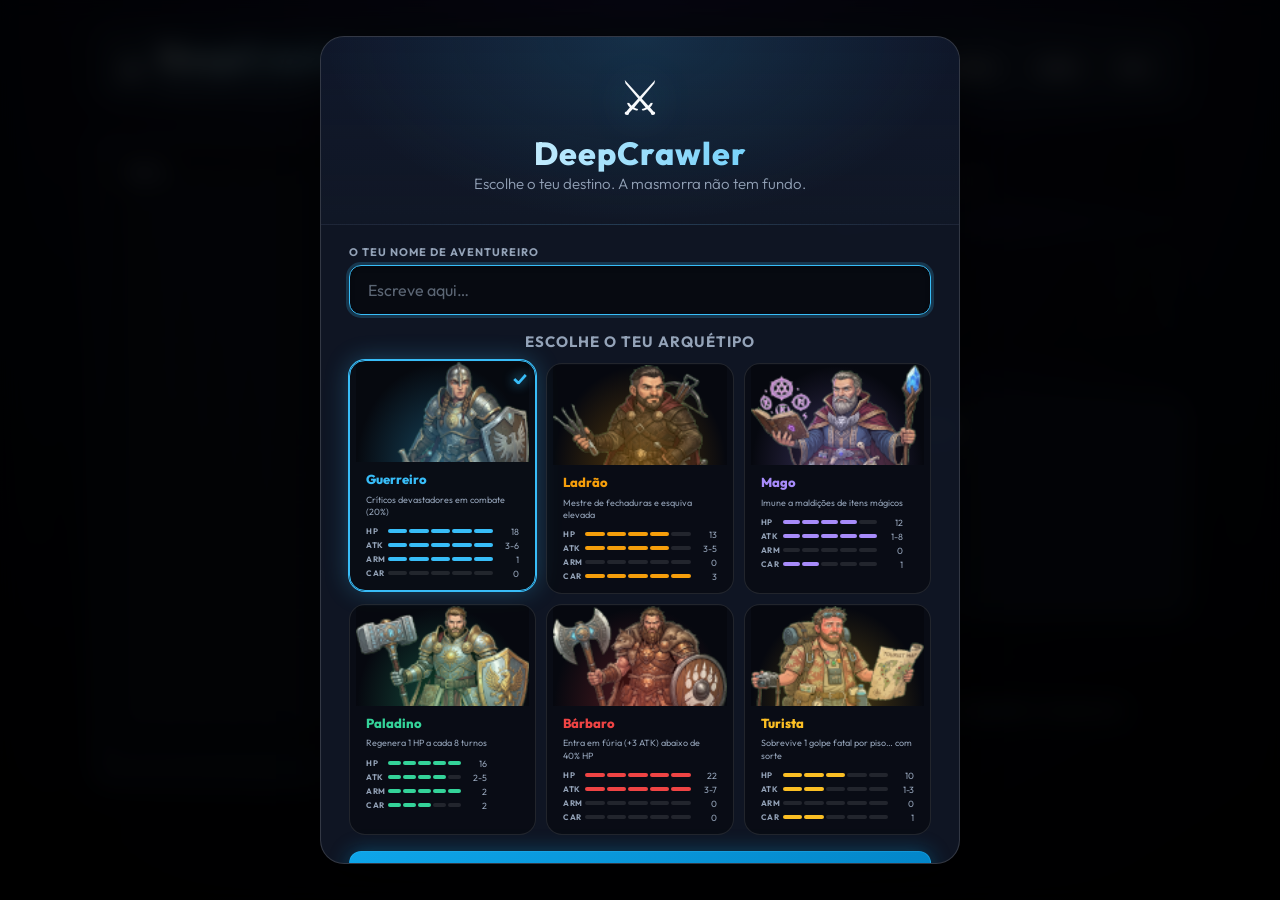
<file: index.html>
<!doctype html>
<html lang="pt">
  <head>
    <meta charset="UTF-8" />
    <meta name="viewport" content="width=device-width, initial-scale=1.0" />
    <title>DeepCrawler</title>
    <link rel="preconnect" href="https://fonts.googleapis.com">
    <link rel="preconnect" href="https://fonts.gstatic.com" crossorigin>
    <link href="https://fonts.googleapis.com/css2?family=Outfit:wght@300;400;500;600;700;800&display=swap" rel="stylesheet">
    <link rel="stylesheet" href="./styles.css?v=15" />
    <link rel="stylesheet" href="./monsters.css?v=11" />
  </head>
  <body>
    <div class="app">
      <header class="header">
        <div class="title">
          <div class="headerLogo">⚔</div>
          <div class="titleText">
            <h1>DeepCrawler</h1>
            <p>Roguelike por turnos numa masmorra procedural infinitamente profunda.</p>
          </div>
        </div>
        <div class="hudRow">
          <button id="newGameBtn" class="btn">Novo jogo</button>
          <button id="scoresBtn" class="btn btnGhost">Pontuações</button>
          <button id="helpBtn" class="btn btnGhost" aria-expanded="false">Ajuda</button>
          <button id="muteBtn" class="btn btnGhost">Som</button>
        </div>
      </header>

      <main class="main">
        <section class="panel">
          <div id="grid" class="grid" role="application" aria-label="Grelha do jogo">
            <div id="toastContainer" class="toastContainer" aria-live="polite"></div>
            <div class="mapOverlay">
              <span class="mapBadge">Piso <span id="depthVal">1</span></span>
            </div>
            <div id="compassEl" class="mapCompass"></div>
          </div>
          <div class="mapMeta">
            <span class="seedTxt">seed <span id="seedVal">—</span></span>
          </div>
          <div class="dpad" aria-label="Controlos de direção">
            <div class="dpadRow">
              <button class="dpadBtn dpadDiag" id="dpadUL">↖</button>
              <button class="dpadBtn" id="dpadUp">▲</button>
              <button class="dpadBtn dpadDiag" id="dpadUR">↗</button>
            </div>
            <div class="dpadRow">
              <button class="dpadBtn" id="dpadLeft">◀</button>
              <button class="dpadBtn dpadCenter" id="dpadWait">·</button>
              <button class="dpadBtn" id="dpadRight">▶</button>
            </div>
            <div class="dpadRow">
              <button class="dpadBtn dpadDiag" id="dpadDL">↙</button>
              <button class="dpadBtn" id="dpadDown">▼</button>
              <button class="dpadBtn dpadDiag" id="dpadDR">↘</button>
            </div>
          </div>
        </section>

        <aside class="sidebar">
          <div class="heroCard">
            <div id="heroEmoji" class="heroBadge">⚔</div>
            <div class="heroInfo">
              <div id="heroName" class="heroName">—</div>
              <div class="heroSub"><span id="heroArchetype">—</span> · Nível <span id="lvlVal">1</span></div>
            </div>
          </div>
          <div class="statsList">
            <div class="statRow">
              <span class="statLbl">HP</span>
              <div class="statBarGroup">
                <div class="statBarWrap"><div id="hpBar" class="statBar"></div></div>
                <span id="hpVal" class="statVal">—</span>
              </div>
            </div>
            <div class="statRow">
              <span class="statLbl">XP</span>
              <div class="statBarGroup">
                <div class="statBarWrap"><div id="xpBar" class="statBar"></div></div>
                <span id="xpVal" class="statVal">—</span>
              </div>
            </div>
            <div class="statRow">
              <span class="statLbl">Carisma</span>
              <div class="statBarGroup">
                <div class="statBarWrap"><div id="chaBar" class="statBar"></div></div>
                <span id="chaVal" class="statVal">—</span>
              </div>
            </div>
            <div class="statRow"><span class="statLbl">Pontos</span><span id="pointsVal" class="statVal">—</span></div>
          </div>
          <section class="minimapPanel invPanel">
            <h2>Minimapa</h2>
            <canvas id="minimapCanvas" class="minimapCanvas"></canvas>
          </section>

          <section class="invPanel" style="box-shadow: none; border: none; padding: 0; background: transparent;">
            <h2>Inventário</h2>
            <div id="inv" class="inv"></div>
            <p class="muted invHint"><b>B</b> beber poção · <b>L</b> ler pergaminho · clica para usar</p>
          </section>
        </aside>
      </main>

      <footer class="footer">
        <span class="muted">&copy; Carlos Franquinho 2026</span>
      </footer>
    </div>

    <!-- Modal de início / novo jogo -->
    <div id="startModal" class="modal" role="dialog" aria-modal="true" aria-labelledby="modalTitle">
      <div class="modalBox startModalBox">
        <div class="startModalHero">
          <div class="startModalLogo">⚔</div>
          <h2 id="modalTitle" class="startModalTitle">DeepCrawler</h2>
          <p class="startModalSub">Escolhe o teu destino. A masmorra não tem fundo.</p>
        </div>

        <div id="continueSection" hidden>
          <button id="continueBtn" class="btn btnFull">↩ Continuar partida guardada</button>
          <div class="startDivider">
            <div class="startDividerLine"></div>
            <span class="startDividerText">ou começa nova</span>
            <div class="startDividerLine"></div>
          </div>
        </div>

        <div class="startField">
          <label class="startLabel" for="playerNameInput">O teu nome de aventureiro</label>
          <input
            type="text"
            id="playerNameInput"
            class="nameInput"
            placeholder="Escreve aqui…"
            maxlength="20"
            autocomplete="off"
          />
        </div>

        <div class="startArchSection">
          <p class="startLabel">Escolhe o teu arquétipo</p>
          <div class="archetypeGrid" id="archetypeGrid"></div>
        </div>

        <button id="startBtn" class="btn btnFull btnGlow">Entrar na Masmorra →</button>
      </div>
    </div>

    <div id="gameOverModal" class="modal" role="dialog" aria-modal="true" hidden>
      <div class="modalBox">
        <h2 style="background: linear-gradient(to right, #fca5a5, #ef4444); -webkit-background-clip: text; -webkit-text-fill-color: transparent;">Fim de Jogo</h2>
        <div class="muted" id="gameOverMsg" style="font-size: 16px;"></div>
        <div style="margin-top: 24px;">
          <h3 style="margin: 0 0 12px; text-align: center;">Jogar novamente?</h3>
          <div style="display: flex; gap: 12px; justify-content: center;">
            <button id="restartBtnSim" class="btn">Sim</button>
            <button id="restartBtnNao" class="btn btnGhost">Não</button>
          </div>
        </div>
      </div>
    </div>

    <!-- Modal de saída da masmorra -->
    <div id="escapeModal" class="modal" role="dialog" aria-modal="true" hidden>
      <div class="modalBox">
        <div style="text-align:center;font-size:48px;margin-bottom:8px">🚪</div>
        <h2 style="text-align:center;margin:0 0 8px">Sair da Masmorra?</h2>
        <p class="muted" style="text-align:center;font-size:15px">Estás na saída. Queres abandonar a masmorra agora?<br>As tuas conquistas serão registadas.</p>
        <div style="display:flex;gap:12px;justify-content:center;margin-top:24px">
          <button id="escapeBtnSim" class="btn">Sim, sair!</button>
          <button id="escapeBtnNao" class="btn btnGhost">Não, continuar</button>
        </div>
      </div>
    </div>

    <div id="scoresModal" class="modal" role="dialog" aria-modal="true" hidden>
      <div class="modalBox" style="width: min(600px, 90vw);">
        <h2 class="scoresSectionTitle">Tabela de Pontuação</h2>
        <div id="scores" class="scoresList"></div>
        <button id="closeScoresBtn" class="btn" style="margin-top: 16px;">Fechar</button>
      </div>
    </div>

    <div id="helpModal" class="modal" role="dialog" aria-modal="true" hidden>
      <div class="modalBox" style="width:min(560px,92vw);max-height:85vh;overflow-y:auto;">
        <h2>Como jogar</h2>
        <div class="help">

          <h3>Controlos — PC</h3>
          <ul>
            <li><b>Mover (cardinais)</b>: Setas, WASD ou Numpad 8/2/4/6</li>
            <li><b>Mover (diagonais)</b>: Numpad 7/9/1/3 ou Y/U/N</li>
            <li><b>Esperar</b>: Espaço ou Numpad 5</li>
            <li><b>Atacar</b>: Andar contra um inimigo</li>
            <li><b>Beber poção</b>: <b>B</b></li>
            <li><b>Ler pergaminho</b>: <b>L</b></li>
            <li><b>Usar item</b>: Clica no inventário ou <b>1–9</b></li>
          </ul>

          <h3>O Mapa</h3>
          <ul>
            <li><b>&gt;</b> Escadas abaixo — desceres um piso</li>
            <li><b>&lt;</b> Escadas acima — subires (no piso −1, sais da masmorra)</li>
            <li><b>+</b> Porta fechada — abre ao andar contra ela</li>
            <li><b>X</b> Porta trancada — precisas de uma <b>Chave</b></li>
            <li><b>%</b> Cadáver — inofensivo e pisável</li>
          </ul>

          <h3>Itens</h3>
          <ul>
            <li><b>Poção</b> (<b>B</b> ou clica): cura HP; 20% de chance de maldição</li>
            <li><b>Pergaminho</b> (<b>L</b> ou clica): efeito aleatório — XP, revelar mapa, eliminar sala, carisma, armadura…</li>
            <li><b>Amuleto</b> (clica): magia de aura — carisma, armadura, teleporte…</li>
            <li><b>Espada</b>: +1/+1 ATK (automático ao pisar; evolui o nome da arma)</li>
            <li><b>Armadura</b>: +1 armadura (automático ao pisar)</li>
            <li><b>Chave</b>: desbloqueia uma porta <b>X</b> (consumida automaticamente)</li>
            <li><b>Baú</b>: abre ao pisar — dá ouro (mais valioso em pisos profundos)</li>
          </ul>

          <h3>Arquétipos</h3>
          <ul>
            <li>😠 <b>Guerreiro</b> — Crítico: 20% de duplo dano</li>
            <li>😈 <b>Ladrão</b> — Gazua: arrombas fechaduras em 2 tentativas</li>
            <li>🧐 <b>Mago</b> — Sentido Arcano: itens mágicos nunca te amaldiçoam</li>
            <li>😇 <b>Paladino</b> — Regeneração Sagrada: +1 HP a cada 8 turnos</li>
            <li>🤬 <b>Bárbaro</b> — Fúria: +3 ATK quando HP ≤ 40%</li>
            <li>🤪 <b>Turista</b> — Última Sorte: sobrevives 1 golpe fatal por piso</li>
          </ul>

          <h3>Estatísticas</h3>
          <p class="muted" style="text-align:left;margin:0 0 8px;">
            <b>Carisma</b>: cada ponto dá 10% de chance de esquivar ataques inimigos.<br>
            <b>Armadura</b>: reduz o dano recebido (máx. 5), nunca abaixo de 1.<br>
            <b>Subir de nível</b>: +2 HP máximo, +1/+1 ATK.
          </p>
          <p class="muted" style="text-align:left;margin:0;">
            Cada tecla é um turno: <b>tu ages</b>, depois <b>os inimigos agem</b>.
            A masmorra cresce com a profundidade e não tem fundo.
          </p>

        </div>
        <button id="closeHelpBtn" class="btn" style="margin-top:16px;">Fechar</button>
      </div>
    </div>

    <script src="./main.js?v=11"></script>
  </body>
</html>
</file>
<file: styles.css>
:root{
  --bg:#030712;
  --panel:rgba(17, 24, 39, 0.7);
  --panel2:rgba(17, 24, 39, 0.9);
  --text:#f8fafc;
  --muted:#94a3b8;
  --accent:#38bdf8;
  --accent-glow:rgba(56, 189, 248, 0.6);
  --danger:#fb7185;
  --ok:#34d399;
  --wall:#1e293b;
  --floor:#0f172a;
}

*{box-sizing:border-box}
html,body{height:100%}
body{
  margin:0;
  background: radial-gradient(circle at 50% 0%, #1e1b4b 0%, #030712 60%, #000000 100%);
  color:var(--text);
  font-family: 'Outfit', system-ui, -apple-system, Segoe UI, Roboto, sans-serif;
}

.app{
  max-width:1140px;
  margin:0 auto;
  padding:24px 20px 32px;
}

.header{
  display:flex;
  flex-direction: row;
  gap:20px;
  align-items:center;
  justify-content: space-between;
  text-align:left;
  padding:14px 24px;
  border: 1px solid rgba(255,255,255,.1);
  border-radius:24px;
  background: radial-gradient(circle at top, rgba(15,23,42,0.8), var(--panel));
  backdrop-filter: blur(16px);
  box-shadow: 0 8px 32px rgba(0, 0, 0, 0.4), inset 0 1px 1px rgba(255,255,255,0.05);
  position: relative;
  overflow: hidden;
}
.header::before {
  content: "";
  position: absolute;
  top: -50%;
  left: -50%;
  width: 200%;
  height: 200%;
  background: radial-gradient(circle, rgba(56, 189, 248, 0.08) 0%, transparent 60%);
  animation: float 10s infinite alternate ease-in-out;
  z-index: 0;
  pointer-events: none;
}
.title { position: relative; z-index: 1; display:flex; align-items:center; gap:12px; }
.title h1{
  margin:0 0 2px;
  font-size:30px;
  letter-spacing: 1px;
  font-weight: 800;
  background: linear-gradient(135deg, #fff 0%, #7dd3fc 50%, #0284c7 100%);
  -webkit-background-clip: text;
  -webkit-text-fill-color: transparent;
  text-shadow: 0 0 40px rgba(56, 189, 248, 0.3);
}
.title p{margin:0;color:var(--muted);font-size:13px;font-weight:300;}
.headerLogo{font-size:36px;line-height:1;flex-shrink:0;filter:drop-shadow(0 0 14px rgba(56,189,248,0.45));}

.hudRow{display:flex;gap:10px;flex-wrap:wrap;align-items:center;flex-shrink:0;position:relative;z-index:1;}

/* Hero card */
.heroCard{
  display:flex;align-items:center;gap:12px;
  padding:12px 14px;border-radius:14px;
  background:rgba(0,0,0,.38);
  border:1px solid rgba(255,255,255,.08);
  margin-bottom:10px;
}
.heroBadge{
  width:52px;height:52px;border-radius:14px;
  border:2px solid rgba(255,255,255,.18);
  overflow:hidden;
  flex-shrink:0;
  background:rgba(0,0,0,.35);
  transition:background .3s,border-color .3s;
}
.heroBadge img{
  width:100%;height:100%;
  object-fit:cover;object-position:top center;
  display:block;
}
.heroInfo{flex:1;min-width:0;}
.heroName{font-size:15px;font-weight:700;color:var(--text);white-space:nowrap;overflow:hidden;text-overflow:ellipsis;}
.heroSub{font-size:12px;color:var(--muted);margin-top:2px;}

/* Stats list */
.statsList{
  display:flex;flex-direction:column;gap:0;
  padding:6px 12px;border-radius:14px;
  background:rgba(0,0,0,.38);
  border:1px solid rgba(255,255,255,.08);
  margin-bottom:10px;
}
.statRow{
  display:flex;align-items:center;justify-content:space-between;
  padding:6px 2px;
  border-bottom:1px solid rgba(255,255,255,.05);
  font-size:13px;
}
.statRow:last-child{border-bottom:none;}
.statLbl{color:var(--muted);font-size:11px;font-weight:500;text-transform:uppercase;letter-spacing:.5px;}
.statVal{font-weight:700;color:var(--accent);text-shadow:0 0 8px var(--accent-glow);white-space:nowrap;}
.statBarGroup{display:flex;align-items:center;gap:7px;}
.statBarWrap{width:56px;height:4px;background:rgba(255,255,255,.1);border-radius:2px;overflow:hidden;flex-shrink:0;}
.statBar{height:100%;border-radius:2px;transition:width .35s ease,background .35s ease;width:0%;}

/* Map overlay */
.mapOverlay{
  position:absolute;top:8px;left:8px;
  display:flex;flex-direction:column;gap:4px;
  z-index:10;pointer-events:none;
}
.mapBadge{
  background:rgba(15,23,42,.82);
  border:1px solid rgba(255,255,255,.13);
  border-radius:8px;padding:3px 9px;
  font-size:12px;font-weight:700;
  color:rgba(226,232,240,.95);
  backdrop-filter:blur(4px);
  width:fit-content;
}
.mapBadgeSub{font-size:11px;font-weight:500;opacity:.85;}

/* Compass */
.mapCompass{
  position:absolute;bottom:8px;left:8px;
  z-index:10;pointer-events:none;
  width:60px;
}

/* Seed line */
.mapMeta{padding:4px 4px 0;text-align:right;}
.seedTxt{font-size:10px;color:rgba(100,116,139,.5);font-family:monospace;letter-spacing:.5px;}

.btn{
  padding:10px 16px;
  border-radius:12px;
  border:1px solid rgba(56, 189, 248, 0.3);
  background: linear-gradient(135deg, rgba(56, 189, 248, 0.2), rgba(56, 189, 248, 0.05));
  box-shadow: 0 4px 15px rgba(56, 189, 248, 0.15);
  color:var(--text);
  cursor:pointer;
  font-weight:600;
  font-family: inherit;
  transition: all 0.2s cubic-bezier(0.4, 0, 0.2, 1);
  font-size: 14px;
}
.btn:hover{
  background: linear-gradient(135deg, rgba(56, 189, 248, 0.3), rgba(56, 189, 248, 0.1));
  border-color: rgba(56, 189, 248, 0.6);
  box-shadow: 0 6px 20px rgba(56, 189, 248, 0.3);
  transform: translateY(-2px);
}
.btn:active{transform:translateY(1px); box-shadow: 0 2px 8px rgba(56, 189, 248, 0.2);}
.btnGhost{
  background:rgba(255,255,255,.03);
  border-color: rgba(255,255,255,0.1);
  box-shadow: none;
}
.btnGhost:hover{
  background:rgba(255,255,255,.08);
  border-color: rgba(255,255,255,0.2);
  box-shadow: 0 4px 12px rgba(0,0,0,0.2);
}

.main{
  margin-top:20px;
  display:grid;
  grid-template-columns: 1fr 340px;
  gap:20px;
}

.panel{
  border:1px solid rgba(255,255,255,.08);
  border-radius:20px;
  background: var(--panel);
  backdrop-filter: blur(16px);
  box-shadow: 0 8px 32px rgba(0, 0, 0, 0.4), inset 0 1px 1px rgba(255,255,255,0.05);
  padding:20px;
}

.grid{
  user-select:none;
  outline:none;
  border-radius:16px;
  border:1px solid rgba(255,255,255,.08);
  background:rgba(0,0,0,.40);
  padding:14px;
  display:grid;
  grid-template-columns: repeat(21, 1fr);
  gap:3px;
  box-shadow: inset 0 0 30px rgba(0,0,0,0.8), 0 0 20px rgba(0,0,0,0.3);
  position:relative;
}
.cell{
  height:24px;
  width:24px;
  display:block;
  border-radius:6px;
  border:1px solid rgba(255,255,255,.04);
  background-size: 20px 20px;
  background-repeat:no-repeat;
  background-position:center;
  transition: filter 0.3s ease, opacity 0.3s ease;
}

/* Animations */
@keyframes pulseGlow {
  0% { filter: drop-shadow(0 0 2px var(--accent-glow)); }
  50% { filter: drop-shadow(0 0 10px var(--accent)); }
  100% { filter: drop-shadow(0 0 2px var(--accent-glow)); }
}

@keyframes breatheDanger {
  0% { filter: drop-shadow(0 0 2px rgba(248, 113, 113, 0.3)); transform: scale(1); }
  50% { filter: drop-shadow(0 0 8px rgba(248, 113, 113, 0.7)); transform: scale(1.05); }
  100% { filter: drop-shadow(0 0 2px rgba(248, 113, 113, 0.3)); transform: scale(1); }
}

@keyframes floatItem {
  0% { transform: translateY(0px); filter: drop-shadow(0 0 2px rgba(255,255,255,0.2)); }
  50% { transform: translateY(-3px); filter: drop-shadow(0 0 8px rgba(255,255,255,0.8)); }
  100% { transform: translateY(0px); filter: drop-shadow(0 0 2px rgba(255,255,255,0.2)); }
}

@keyframes floatStairs {
  0% { transform: translateY(0px); filter: drop-shadow(0 0 2px rgba(52, 211, 153, 0.4)); }
  50% { transform: translateY(-2px); filter: drop-shadow(0 0 8px rgba(52, 211, 153, 0.9)); }
  100% { transform: translateY(0px); filter: drop-shadow(0 0 2px rgba(52, 211, 153, 0.4)); }
}

.tileWall{
  background-color:#111827;
  background-size:cover;
  /* Stone brick wall: 3 rows, alternating offset, highlight+shadow per brick, crack */
  background-image:url("data:image/svg+xml,%3Csvg xmlns='http://www.w3.org/2000/svg' viewBox='0 0 18 18'%3E%3Crect width='18' height='18' fill='%23111827'/%3E%3Crect x='1' y='1' width='7' height='5' fill='%231e2a3e'/%3E%3Crect x='1' y='1' width='7' height='1' fill='%23283548' opacity='.9'/%3E%3Crect x='1' y='5' width='7' height='1' fill='%230c1220' opacity='.9'/%3E%3Crect x='9' y='1' width='8' height='5' fill='%231c2840'/%3E%3Crect x='9' y='1' width='8' height='1' fill='%23283548' opacity='.9'/%3E%3Crect x='9' y='5' width='8' height='1' fill='%230c1220' opacity='.9'/%3E%3Crect x='1' y='7' width='4' height='5' fill='%231d293d'/%3E%3Crect x='1' y='7' width='4' height='1' fill='%23283548' opacity='.9'/%3E%3Crect x='1' y='11' width='4' height='1' fill='%230c1220' opacity='.9'/%3E%3Crect x='6' y='7' width='7' height='5' fill='%231e2a3e'/%3E%3Crect x='6' y='7' width='7' height='1' fill='%23293649' opacity='.9'/%3E%3Crect x='6' y='11' width='7' height='1' fill='%230c1220' opacity='.9'/%3E%3Crect x='14' y='7' width='3' height='5' fill='%231c2840'/%3E%3Crect x='14' y='7' width='3' height='1' fill='%23283548' opacity='.9'/%3E%3Crect x='14' y='11' width='3' height='1' fill='%230c1220' opacity='.9'/%3E%3Crect x='1' y='13' width='7' height='4' fill='%231e2a3e'/%3E%3Crect x='1' y='13' width='7' height='1' fill='%23283548' opacity='.9'/%3E%3Crect x='9' y='13' width='8' height='4' fill='%231c2840'/%3E%3Crect x='9' y='13' width='8' height='1' fill='%23283548' opacity='.9'/%3E%3Cpath d='M11 2L12.5 4L11 6' stroke='%2308101c' stroke-width='.6' fill='none' opacity='.8'/%3E%3C/svg%3E");
}
.tileFloor{
  background-color:#0a0f1a;
  /* Stone flagstone floor: 4 irregular flags with mortar lines and subtle cracks */
  background-image:url("data:image/svg+xml,%3Csvg xmlns='http://www.w3.org/2000/svg' viewBox='0 0 18 18'%3E%3Crect width='18' height='18' fill='%230a0f1a'/%3E%3Crect x='1' y='1' width='8' height='7' fill='%230f172a' rx='.2'/%3E%3Crect x='1' y='1' width='8' height='1' fill='%23162035' opacity='.5'/%3E%3Crect x='10' y='1' width='7' height='7' fill='%230e1628' rx='.2'/%3E%3Crect x='10' y='1' width='7' height='1' fill='%23162035' opacity='.4'/%3E%3Crect x='1' y='9' width='5' height='8' fill='%230f172a' rx='.2'/%3E%3Crect x='1' y='9' width='5' height='1' fill='%23162035' opacity='.5'/%3E%3Crect x='7' y='9' width='10' height='8' fill='%230d1526' rx='.2'/%3E%3Crect x='7' y='9' width='10' height='1' fill='%23162035' opacity='.4'/%3E%3Cpath d='M4 3L3 5' stroke='%23060d18' stroke-width='.4' opacity='.5'/%3E%3Cpath d='M14 13L15 15' stroke='%23060d18' stroke-width='.4' opacity='.4'/%3E%3C/svg%3E");
}
.tilePlayer{
  background-color:rgba(56,189,248,.25);
  display: flex;
  align-items: center;
  justify-content: center;
  font-size: 18px;
  animation: pulseGlow 2s infinite ease-in-out;
  z-index: 10;
  position: relative;
  box-shadow: 0 0 10px rgba(56, 189, 248, 0.4);
}
.tilePlayerDead{
  background-color: rgba(239,68,68,.22) !important;
  box-shadow: 0 0 18px 4px rgba(239,68,68,.55) !important;
  animation: pulseGlowDead 1.4s infinite ease-in-out !important;
}
@keyframes pulseGlowDead {
  0%,100% { box-shadow: 0 0 14px 3px rgba(239,68,68,.45); }
  50%      { box-shadow: 0 0 26px 8px rgba(239,68,68,.75); }
}
.tileStairsDown{
  background-color:rgba(52,211,153,.15);
  background-image:url("data:image/svg+xml,%3Csvg xmlns='http://www.w3.org/2000/svg' viewBox='0 0 18 18'%3E%3Cpath d='M9 3v8' stroke='%2334d399' stroke-width='2.5' stroke-linecap='round'/%3E%3Cpath d='M5.5 9.5 9 13l3.5-3.5' fill='none' stroke='%2334d399' stroke-width='2.5' stroke-linecap='round' stroke-linejoin='round'/%3E%3Crect x='3' y='15' width='12' height='2' rx='1' fill='%2334d399' opacity='0.8'/%3E%3C/svg%3E");
  animation: floatStairs 2.5s infinite ease-in-out;
}
.tileStairsUp{
  background-color:rgba(52,211,153,.15);
  background-image:url("data:image/svg+xml,%3Csvg xmlns='http://www.w3.org/2000/svg' viewBox='0 0 18 18'%3E%3Cpath d='M9 15V7' stroke='%2334d399' stroke-width='2.5' stroke-linecap='round'/%3E%3Cpath d='M5.5 8.5 9 5l3.5 3.5' fill='none' stroke='%2334d399' stroke-width='2.5' stroke-linecap='round' stroke-linejoin='round'/%3E%3Crect x='3' y='2' width='12' height='2' rx='1' fill='%2334d399' opacity='0.8'/%3E%3C/svg%3E");
  animation: floatStairs 2.5s infinite ease-in-out;
}
.tileEnemyG, .tileEnemyO, .tileEnemyS, .tileEnemySK, .tileEnemyV, .tileEnemyTR, .tileEnemyD {
  display: flex;
  align-items: center;
  justify-content: center;
  font-weight: 800;
  font-size: 18px;
  position: relative;
  z-index: 5;
}
.tileEnemyG{
  background-color:rgba(251,191,36,.15);
  color: #fbbf24;
  animation: breatheDanger 3s infinite ease-in-out;
}
.tileEnemyO{
  background-color:rgba(248,113,113,.15);
  color: #f87171;
  animation: breatheDanger 3.2s infinite ease-in-out;
}
.tileEnemyS{
  background-color:rgba(167,139,250,.15);
  color: #a78bfa;
  animation: breatheDanger 2.8s infinite ease-in-out;
}
.tileEnemySK{
  background-color:rgba(226,232,240,.15);
  color: #e2e8f0;
  animation: breatheDanger 3.5s infinite ease-in-out;
}
.tileEnemyV{
  background-color:rgba(225,29,72,.15);
  color: #e11d48;
  animation: breatheDanger 2.9s infinite ease-in-out;
}
.tileEnemyTR{
  background-color:rgba(21,128,61,.15);
  color: #22c55e;
  animation: breatheDanger 3.4s infinite ease-in-out;
}
.tileEnemyD{
  background-color:rgba(153,27,27,.15);
  color: #ef4444;
  animation: breatheDanger 2.7s infinite ease-in-out;
}

.tileCorpse{
  background-color:rgba(148,163,184,.08);
  background-image:url("data:image/svg+xml,%3Csvg xmlns='http://www.w3.org/2000/svg' viewBox='0 0 18 18'%3E%3Cpath d='M5 12l8-8' stroke='%2364748b' stroke-width='2' stroke-linecap='round' opacity='0.6'/%3E%3Cpath d='M6 5l7 7' stroke='%2364748b' stroke-width='2' stroke-linecap='round' opacity='0.6'/%3E%3C/svg%3E");
}
.tileStairs{ background-color:rgba(52,211,153,.10); }

.legend{
  margin-top:16px;
  display:flex;
  flex-wrap:wrap;
  gap:12px 18px;
  color:var(--muted);
  font-size:13px;
  justify-content: center;
}
.legendItem{display:flex;gap:8px;align-items:center; font-weight: 500;}
.tile{
  width:20px;height:20px;
  display:inline-flex;
  align-items:center;
  justify-content:center;
  border-radius:6px;
  border:1px solid rgba(255,255,255,.08);
  background-size: 16px 16px;
  background-repeat:no-repeat;
  background-position:center;
}

.sidebar{
  display:flex;
  flex-direction:column;
  gap:20px;
}
.minimapPanel{ padding-bottom: 14px; }
.minimapCanvas{
  display:block;
  margin:0 auto;
  image-rendering:pixelated;
  image-rendering:crisp-edges;
  border-radius:6px;
  max-width:100%;
  opacity:.92;
}
.help, .logPanel, .invPanel{
  border:1px solid rgba(255,255,255,.08);
  border-radius:20px;
  background: var(--panel);
  backdrop-filter: blur(16px);
  box-shadow: 0 8px 32px rgba(0, 0, 0, 0.4), inset 0 1px 1px rgba(255,255,255,0.05);
  padding:18px 20px;
}
.help h2, .logPanel h2, .invPanel h2{
  margin:0 0 12px;
  font-size:18px;
  letter-spacing:.3px;
  font-weight: 700;
  color: #fff;
}
.help h3{margin:14px 0 6px;font-size:13px;font-weight:700;letter-spacing:.6px;text-transform:uppercase;color:var(--accent);opacity:.8;}
.help h3:first-child{margin-top:0;}
.help ul{margin:0;padding-left:20px;color:var(--muted);font-size:14px; line-height: 1.6;}
.help li{margin:6px 0}
.help b { color: var(--accent); font-weight: 600; }
.muted{color:var(--muted)}

.log{
  height:440px;
  overflow:auto;
  font-size:13.5px;
  color:rgba(226,232,240,.9);
  padding:12px;
  border-radius:14px;
  background:rgba(0,0,0,.4);
  border:1px solid rgba(255,255,255,.06);
  line-height:1.5;
  box-shadow: inset 0 0 10px rgba(0,0,0,0.5);
}
.log::-webkit-scrollbar { width: 8px; }
.log::-webkit-scrollbar-track { background: rgba(0,0,0,0.2); border-radius: 4px; }
.log::-webkit-scrollbar-thumb { background: rgba(255,255,255,0.1); border-radius: 4px; }
.log::-webkit-scrollbar-thumb:hover { background: rgba(255,255,255,0.2); }

.inv{
  display:flex;
  flex-direction:column;
  gap:0;
  padding:8px 10px;
  border-radius:14px;
  background:rgba(0,0,0,.4);
  border:1px solid rgba(255,255,255,.06);
  box-shadow: inset 0 0 10px rgba(0,0,0,0.5);
}
.invCat{
  display:flex;
  align-items:center;
  gap:10px;
  padding:7px 4px;
  border-bottom:1px solid rgba(255,255,255,.05);
  font-size:13px;
  color:rgba(226,232,240,.9);
}
.invCat:last-child{ border-bottom:none; }
.invCat[style*="pointer"]:hover{ background:rgba(255,255,255,.04); border-radius:8px; }
.invCatIcon{
  width:18px; height:18px;
  flex-shrink:0;
  border-radius:3px;
  background-size:contain;
  background-repeat:no-repeat;
  background-position:center;
  animation:none !important;
  position:static !important;
}
.invCatLabel{
  font-size:11px;
  color:var(--muted);
  width:74px;
  flex-shrink:0;
}
.invCatValue{
  font-size:13px;
  font-weight:500;
  min-width:0;
  white-space:nowrap;
  overflow:hidden;
  text-overflow:ellipsis;
}
.invPips{ display:flex; gap:3px; align-items:center; }
.invPip{
  width:13px; height:13px;
  border-radius:2px;
  background-size:contain;
  background-repeat:no-repeat;
  background-position:center;
  opacity:.18;
  flex-shrink:0;
  animation:none !important;
  position:static !important;
  z-index:auto !important;
}
.invPip.on{ opacity:.95; }
.invHint{margin:10px 4px 0; font-size:12px; color:var(--muted);}

/* Fog of war */
.cell.fogHidden{
  filter: grayscale(1) brightness(0.15);
  opacity: 0.05;
}
.cell.fogExplored{
  filter: brightness(0.9);
  opacity: 0.9;
}
.cell.fogVisible{
  opacity: 1;
}

/* Doors + items */
.tileDoorClosed{
  background-color:rgba(245,158,11,.1);
  background-image:url("data:image/svg+xml,%3Csvg xmlns='http://www.w3.org/2000/svg' viewBox='0 0 18 18'%3E%3Crect x='4' y='2' width='10' height='14' rx='2' fill='%23f59e0b' opacity='0.8'/%3E%3Ccircle cx='11.5' cy='9' r='1.2' fill='%230f172a' opacity='0.7'/%3E%3C/svg%3E");
}
.tileDoorOpen{
  background-color:rgba(245,158,11,.05);
  background-image:url("data:image/svg+xml,%3Csvg xmlns='http://www.w3.org/2000/svg' viewBox='0 0 18 18'%3E%3Cpath d='M5 2h7a2 2 0 0 1 2 2v12' fill='none' stroke='%23f59e0b' stroke-width='2' stroke-linecap='round' opacity='0.75'/%3E%3Cpath d='M5 2v14' stroke='%23f59e0b' stroke-width='2' stroke-linecap='round' opacity='0.45'/%3E%3C/svg%3E");
}
.tileDoorLocked{
  background-color:rgba(220,38,38,.1);
  background-image:url("data:image/svg+xml,%3Csvg xmlns='http://www.w3.org/2000/svg' viewBox='0 0 18 18'%3E%3Crect x='3' y='2' width='12' height='14' rx='1' fill='%23dc2626'/%3E%3Cpath d='M7 6h4v3H7z' fill='%230f172a'/%3E%3Cpath d='M9 9v3' stroke='%230f172a' stroke-width='1.5' stroke-linecap='round'/%3E%3C/svg%3E");
}
.tileItemKey{
  background-color:rgba(250,204,21,.15);
  background-image:url("data:image/svg+xml,%3Csvg xmlns='http://www.w3.org/2000/svg' viewBox='0 0 18 18'%3E%3Ccircle cx='6' cy='9' r='3' stroke='%23facc15' stroke-width='2' fill='none'/%3E%3Cpath d='M9 9h6v3M13 9v2' stroke='%23facc15' stroke-width='2' stroke-linecap='round' stroke-linejoin='round'/%3E%3C/svg%3E");
  animation: floatItem 2.5s infinite ease-in-out;
  z-index: 4;
  position: relative;
}
.tileItemPotion{
  background-color:rgba(59,130,246,.12);
  background-image:url("data:image/svg+xml,%3Csvg xmlns='http://www.w3.org/2000/svg' viewBox='0 0 18 18'%3E%3Cpath d='M7 2h4v2l-1 1v1c0 1 3 2 3 6a4 4 0 0 1-8 0c0-4 3-5 3-6V5L7 4V2Z' fill='%233b82f6' opacity='0.95'/%3E%3Cpath d='M6.5 12c1 1 4 1 5 0' stroke='%23e2e8f0' stroke-width='1.5' opacity='0.6'/%3E%3C/svg%3E");
  animation: floatItem 2.5s infinite ease-in-out;
  z-index: 4;
  position: relative;
}
.tileItemArmor{
  background-color:rgba(148,163,184,.12);
  background-image:url("data:image/svg+xml,%3Csvg xmlns='http://www.w3.org/2000/svg' viewBox='0 0 18 18'%3E%3Cpath d='M9 2l4.5 2v4c0 3.5-2.5 6-4.5 7-2-1-4.5-3.5-4.5-7V4l4.5-2Z' fill='%2394a3b8' opacity='0.9'/%3E%3Cpath d='M9 4v10' stroke='%230f172a' stroke-width='1.5' opacity='0.3'/%3E%3C/svg%3E");
  animation: floatItem 2.7s infinite ease-in-out;
  z-index: 4;
  position: relative;
}
.tileItemCharm{
  background-color:rgba(167,139,250,.12);
  background-image:url("data:image/svg+xml,%3Csvg xmlns='http://www.w3.org/2000/svg' viewBox='0 0 18 18'%3E%3Cpath d='M9 2l2.5 4.5L16 8l-4.5 1.5L9 14l-2.5-4.5L2 8l4.5-1.5L9 2Z' fill='%23a78bfa' opacity='0.95'/%3E%3C/svg%3E");
  animation: floatItem 2.3s infinite ease-in-out;
  z-index: 4;
  position: relative;
}
.tileItemSword{
  background-color:rgba(250,204,21,.12);
  background-image:url("data:image/svg+xml,%3Csvg%20xmlns%3D%27http%3A//www.w3.org/2000/svg%27%20viewBox%3D%270%200%2018%2018%27%3E%3Cpath%20d%3D%27M4%2014L14%204%27%20stroke%3D%27%23facc15%27%20stroke-width%3D%272.5%27%20stroke-linecap%3D%27round%27/%3E%3Cpath%20d%3D%27M11%204h3v3%27%20fill%3D%27none%27%20stroke%3D%27%23facc15%27%20stroke-width%3D%271.8%27%20stroke-linecap%3D%27round%27%20stroke-linejoin%3D%27round%27/%3E%3Cpath%20d%3D%27M5%2013l-2%202%27%20stroke%3D%27%23facc15%27%20stroke-width%3D%271.5%27%20stroke-linecap%3D%27round%27%20opacity%3D%27.6%27/%3E%3C/svg%3E");
  animation: floatItem 2.4s infinite ease-in-out;
  z-index: 4;
  position: relative;
}
.tileItemScroll{
  background-color:rgba(167,139,250,.12);
  background-image:url("data:image/svg+xml,%3Csvg%20xmlns%3D%27http%3A//www.w3.org/2000/svg%27%20viewBox%3D%270%200%2018%2018%27%3E%3Crect%20x%3D%274%27%20y%3D%275%27%20width%3D%2710%27%20height%3D%2710%27%20rx%3D%272%27%20fill%3D%27none%27%20stroke%3D%27%23c4b5fd%27%20stroke-width%3D%271.5%27/%3E%3Cpath%20d%3D%27M7%208h4M7%2011h3%27%20stroke%3D%27%23c4b5fd%27%20stroke-width%3D%271.2%27%20stroke-linecap%3D%27round%27%20opacity%3D%27.7%27/%3E%3Cpath%20d%3D%27M4%207c0-2%2010-2%2010%200%27%20fill%3D%27none%27%20stroke%3D%27%23c4b5fd%27%20stroke-width%3D%271.5%27/%3E%3C/svg%3E");
  animation: floatItem 2.6s infinite ease-in-out;
  z-index: 4;
  position: relative;
}
.tileItemChest{
  background-color:rgba(251,191,36,.15);
  background-image:url("data:image/svg+xml,%3Csvg xmlns='http://www.w3.org/2000/svg' viewBox='0 0 18 18'%3E%3Crect x='2' y='8' width='14' height='8' rx='1.5' fill='%23b45309' opacity='0.85'/%3E%3Crect x='2' y='5' width='14' height='4' rx='1.5' fill='%23d97706' opacity='0.9'/%3E%3Crect x='7' y='7' width='4' height='4' rx='1' fill='%23fbbf24'/%3E%3Ccircle cx='9' cy='9' r='1' fill='%23b45309'/%3E%3C/svg%3E");
  animation: floatItem 2.2s infinite ease-in-out;
  z-index: 4;
  position: relative;
}
.logLine{margin:0 0 8px; display: flex; gap: 8px;}
.logLine .tag{color:var(--accent); font-weight:800; font-size: 16px; line-height: 1;}
.logLine .bad{color:var(--danger); font-weight:700}
.logLine .good{color:var(--ok); font-weight:700}
.logLine span:last-child { flex: 1; }

.footer{
  margin-top:20px;
  padding:12px 4px;
  font-size:13px;
  text-align: center;
}

/* Modal de início */
.modal{
  position:fixed;
  inset:0;
  display:flex;
  align-items:center;
  justify-content:center;
  background:rgba(0,0,0,.80);
  backdrop-filter:blur(12px);
  z-index:200;
  transition: opacity 0.3s ease;
}
.modal[hidden]{display:none; opacity: 0;}
.modalBox{
  background: var(--panel2);
  border:1px solid rgba(255,255,255,.15);
  border-radius:24px;
  padding:32px;
  display:flex;
  flex-direction:column;
  gap:16px;
  width:min(480px,92vw);
  max-height:92vh;
  overflow-y:auto;
  box-shadow: 0 20px 50px rgba(0,0,0,0.6), inset 0 1px 1px rgba(255,255,255,0.1);
  animation: modalIn 0.4s cubic-bezier(0.16, 1, 0.3, 1);
}
@keyframes modalIn {
  from { transform: translateY(20px) scale(0.95); opacity: 0; }
  to { transform: translateY(0) scale(1); opacity: 1; }
}

.modalBox h2{
  margin:0;
  font-size:32px;
  font-weight: 800;
  background: linear-gradient(to right, #fff, var(--accent));
  -webkit-background-clip: text;
  -webkit-text-fill-color: transparent;
  text-align: center;
}
.modalBox p{margin:0;font-size:15px; text-align: center; line-height: 1.5;}
.nameInput{
  width:100%;
  padding:14px 18px;
  border-radius:12px;
  border:1px solid rgba(255,255,255,.15);
  background:rgba(0,0,0,.5);
  color:var(--text);
  font-size:16px;
  font-family:inherit;
  transition: all 0.2s;
  box-shadow: inset 0 2px 4px rgba(0,0,0,0.3);
}
.nameInput::placeholder{color:rgba(148,163,184, 0.6)}
.nameInput:focus{
  outline:none;
  border-color:var(--accent);
  box-shadow: 0 0 0 3px rgba(56, 189, 248, 0.2), inset 0 2px 4px rgba(0,0,0,0.3);
}
.modalBox .btn {
  padding: 14px;
  font-size: 16px;
  margin-top: 8px;
}

/* Tabela de pontuação */
.scoresSection{
  margin-top:24px;
  border:1px solid rgba(255,255,255,.08);
  border-radius:20px;
  background: var(--panel);
  backdrop-filter: blur(16px);
  padding:24px;
  box-shadow: 0 8px 32px rgba(0, 0, 0, 0.4);
}
.scoresSectionTitle{
  margin:0 0 16px;
  font-size:20px;
  letter-spacing:.3px;
  font-weight: 700;
}
.scoresList{
  display:flex;
  flex-direction:column;
  gap:8px;
}
.scoresEmpty{margin:0;padding:20px 0;text-align:center;font-size:14px}
.scoreRow{
  display:grid;
  grid-template-columns:28px 1fr auto auto auto auto;
  gap:8px 16px;
  align-items:center;
  padding:10px 16px;
  border-radius:12px;
  background:rgba(0,0,0,.30);
  border:1px solid rgba(255,255,255,.06);
  font-size:14px;
  transition: transform 0.2s;
}
.scoreRow:hover {
  transform: translateX(4px);
  background:rgba(0,0,0,.40);
  border-color: rgba(255,255,255,.1);
}
.scoreRow.scoreTop{
  border-color:rgba(56, 189, 248, 0.4);
  background:linear-gradient(90deg, rgba(56, 189, 248, 0.1), rgba(56, 189, 248, 0.02));
  box-shadow: 0 0 15px rgba(56, 189, 248, 0.1);
}
.scoreRank{color:var(--muted);font-weight:800;text-align:right; font-size: 15px;}
.scoreRow.scoreTop .scoreRank { color: var(--accent); text-shadow: 0 0 8px var(--accent-glow); }
.scoreName{font-weight:600;overflow:hidden;text-overflow:ellipsis;white-space:nowrap}
.scoreArch{color:var(--muted); font-weight: 400; font-size: 13px;}
.scoreDepth,.scoreLvl{color:var(--muted);font-size:13px;white-space:nowrap}
.scorePoints{color:var(--accent);font-weight:800;white-space:nowrap}
.scoreDate{color:var(--muted);font-size:12px;white-space:nowrap}

@media (max-width: 980px){
  .main{grid-template-columns:1fr}
  .hud{min-width:auto;align-items:flex-start}
  .hudRow{justify-content:flex-start}
  .scoreRow{grid-template-columns:28px 1fr auto auto;font-size:13px}
  .scoreDate{display:none}
}

/* ── Start Modal Premium ─────────────────────────────────────────────────── */
.startModalBox {
  width: min(640px, 96vw) !important;
  padding: 0 !important;
  overflow: hidden;
  display: flex;
  flex-direction: column;
  gap: 0;
  max-height: 92vh;
  overflow-y: auto;
}
.startModalHero {
  background: radial-gradient(ellipse at top, rgba(56,189,248,0.15) 0%, transparent 70%),
              linear-gradient(180deg, rgba(15,23,42,0.95) 0%, var(--panel) 100%);
  padding: 36px 32px 28px;
  text-align: center;
  border-bottom: 1px solid rgba(255,255,255,0.06);
}
.startModalLogo {
  font-size: 48px;
  line-height: 1;
  margin-bottom: 12px;
  filter: drop-shadow(0 0 20px rgba(56,189,248,0.4));
}
.startModalTitle {
  margin: 0 0 8px;
  font-size: 38px;
  font-weight: 800;
  background: linear-gradient(135deg, #fff 0%, #7dd3fc 50%, #0284c7 100%);
  -webkit-background-clip: text;
  -webkit-text-fill-color: transparent;
  letter-spacing: 1px;
}
.startModalSub {
  margin: 0;
  color: var(--muted);
  font-size: 14px;
  font-weight: 300;
}
.startField {
  padding: 20px 28px 0;
  display: flex;
  flex-direction: column;
  gap: 6px;
}
.startLabel {
  font-size: 11px;
  font-weight: 700;
  color: var(--muted);
  text-transform: uppercase;
  letter-spacing: 1px;
  margin: 0;
}
.startArchSection {
  padding: 16px 28px 0;
  display: flex;
  flex-direction: column;
  gap: 10px;
}
#startBtn.btnFull, #continueBtn.btnFull {
  margin: 16px 28px 24px;
  width: calc(100% - 56px) !important;
}
.startDivider {
  display: flex;
  align-items: center;
  gap: 10px;
  margin: 12px 0 4px;
}
.startDividerLine { flex: 1; height: 1px; background: rgba(255,255,255,.08); }
.startDividerText { font-size: 11px; color: var(--muted); white-space: nowrap; }
#continueSection { padding: 0 28px; }
.btnFull { width: 100%; }
.btnGlow {
  background: linear-gradient(135deg, #0ea5e9, #0284c7) !important;
  box-shadow: 0 0 20px rgba(14,165,233,0.35), 0 4px 12px rgba(0,0,0,0.3) !important;
  font-size: 15px !important;
  font-weight: 700 !important;
  letter-spacing: 0.5px;
  transition: all 0.2s !important;
}
.btnGlow:hover {
  transform: translateY(-1px);
  box-shadow: 0 0 28px rgba(14,165,233,0.5), 0 6px 16px rgba(0,0,0,0.4) !important;
}

/* ── Arquétipos ────────────────────────────────────────────────────────────── */
.archetypeGrid {
  display: grid;
  grid-template-columns: repeat(3, 1fr);
  gap: 10px;
}

.archCard {
  --arch-color: var(--accent);
  border-radius: 16px;
  border: 1.5px solid rgba(255,255,255,.10);
  background: rgba(0,0,0,.40);
  color: var(--text);
  cursor: pointer;
  font-family: inherit;
  text-align: left;
  display: flex;
  flex-direction: column;
  gap: 0;
  transition: all 0.18s;
  overflow: hidden;
  position: relative;
}
.archCard:hover {
  border-color: rgba(255,255,255,.28);
  transform: translateY(-3px);
  box-shadow: 0 8px 24px rgba(0,0,0,0.4);
}
.archCard.archSelected {
  border-color: var(--arch-color);
  box-shadow: 0 0 0 1px var(--arch-color), 0 0 24px color-mix(in srgb,var(--arch-color) 30%,transparent);
  transform: translateY(-3px);
}
.archPortraitWrap {
  position: relative;
  width: 100%;
  height: 100px;
  overflow: hidden;
  background: rgba(0,0,0,0.3);
}
.archPortrait {
  width: 100%;
  height: 100%;
  object-fit: cover;
  object-position: top center;
  display: block;
}
.archPortraitGlow {
  position: absolute;
  inset: 0;
  pointer-events: none;
}
.archCardBody {
  padding: 10px 10px 10px;
  display: flex;
  flex-direction: column;
  gap: 6px;
}
.archName { font-weight: 800; font-size: 13px; line-height: 1.2; }
.archTagline { font-size: 9px; color: var(--muted); line-height: 1.35; }
.archStatList { display: flex; flex-direction: column; gap: 3px; margin-top: 2px; }
.archStat { display: flex; align-items: center; gap: 4px; }
.archStatLbl {
  font-size: 8px; color: var(--muted); font-weight: 700;
  width: 18px; flex: 0 0 auto;
  text-transform: uppercase; letter-spacing: .5px;
}
.archBarWrap { display: flex; gap: 2px; flex: 1; }
.archDot {
  flex: 1; height: 4px; border-radius: 2px;
  background: rgba(255,255,255,.10);
}
.archDot.on { /* color set inline */ }
.archStatNum { font-size: 9px; color: var(--muted); width: 22px; text-align: right; flex: 0 0 auto; }
.archCheckmark {
  position: absolute;
  top: 8px; right: 8px;
  font-size: 16px;
  font-weight: 900;
  filter: drop-shadow(0 0 6px currentColor);
}


/* Floating numbers */
.floatNum{
  position:absolute;
  font-weight:800;font-size:13px;
  pointer-events:none;
  animation:floatUp .75s ease forwards;
  z-index:20;
  transform:translateX(-50%);
  text-shadow:0 1px 4px rgba(0,0,0,.9);
  white-space:nowrap;
}
.toastContainer{
  position: absolute;
  bottom: 20px;
  left: 50%;
  transform: translateX(-50%);
  display: flex;
  flex-direction: column;
  align-items: center;
  gap: 8px;
  pointer-events: none;
  z-index: 50;
  width: 90%;
}
.toastMsg{
  background: rgba(15, 23, 42, 0.9);
  border: 1px solid rgba(255, 255, 255, 0.1);
  padding: 8px 16px;
  border-radius: 999px;
  font-size: 14px;
  font-weight: 500;
  color: var(--text);
  box-shadow: 0 4px 15px rgba(0, 0, 0, 0.5);
  animation: slideUpFade 0.3s ease forwards;
  text-align: center;
  backdrop-filter: blur(8px);
}
.toastMsg.fadeOut {
  animation: fadeOutMsg 0.5s ease forwards;
}
.toastMsg.good { border-color: rgba(52, 211, 153, 0.4); color: #34d399; }
.toastMsg.bad  { border-color: rgba(251, 113, 113, 0.4); color: #fb7185; }
@keyframes slideUpFade{
  0% { opacity: 0; transform: translateY(20px); }
  100% { opacity: 1; transform: translateY(0); }
}
@keyframes fadeOutMsg{
  0% { opacity: 1; transform: translateY(0); }
  100% { opacity: 0; transform: translateY(-10px); }
}
.floatDmg{color:#fbbf24}
.floatHit{color:var(--danger)}
.floatHeal{color:var(--ok)}
.floatXp{color:var(--accent)}
@keyframes floatUp{
  0%{opacity:1;transform:translateX(-50%) translateY(0)}
  100%{opacity:0;transform:translateX(-50%) translateY(-30px)}
}

/* D-pad */
.dpad{
  display:none;
  flex-direction:column;
  align-items:center;
  gap:4px;
  margin-top:20px;
  user-select:none;
}
.dpadRow{display:flex;gap:4px}
.dpadBtn{
  width:60px;
  height:60px;
  border-radius:14px;
  border:1px solid rgba(255,255,255,.15);
  background:rgba(255,255,255,.07);
  color:var(--text);
  font-size:22px;
  cursor:pointer;
  font-family:inherit;
  transition:all 0.1s;
  display:flex;
  align-items:center;
  justify-content:center;
  -webkit-tap-highlight-color:transparent;
}
.dpadBtn:active{
  background:rgba(56,189,248,0.2);
  border-color:var(--accent);
  transform:scale(0.90);
}
.dpadCenter{font-size:26px;color:var(--muted)}
.dpadDiag{font-size:18px;opacity:0.65;}
.dpadDiag:active{opacity:1;}

@media (max-width: 980px){
  .app { padding: 8px 6px 16px; }
  .main { 
    grid-template-columns: 1fr; 
    gap: 12px; 
    margin-top: 8px; 
  }
  
  /* Hide unnecessary elements on mobile to save space */
  .toastContainer { bottom: 80px; width: 95%; }
  .title p { display: none; }
  .startModalHero { display: none; } /* also save space in modal */
  
  .header { padding: 12px 8px; gap: 8px; border-radius: 12px; }
  .title h1 { font-size: 28px; margin: 0; }
  .hudRow { gap: 6px; }
  
  .grid { 
    padding: 6px; 
    gap: 1px; 
    border-radius: 12px; 
  }
  .cell { 
    width: 100%; 
    height: auto; 
    aspect-ratio: 1 / 1; 
    border-radius: 2px; 
  }
  .tilePlayer { font-size: clamp(10px, 4vw, 18px) !important; }

  .dpad { display:flex; margin-top: 12px; gap: 2px; }
  .archetypeGrid { grid-template-columns: repeat(2, 1fr); }
}

@media (max-width: 480px){
  .app { padding: 8px 6px 16px; }
  .title h1 { font-size: 28px; }
  .hudRow { justify-content: space-evenly; }
  .pill { padding: 6px 10px; font-size: 12px; }
  .pill .label { font-size: 11px; margin-right: 4px; }
  
  .archetypeGrid { grid-template-columns: 1fr; }
  
  /* Optimize D-pad for thumb reach */
  .dpadRow { gap: 2px; }
  .dpadBtn { 
    width: 54px; 
    height: 54px; 
    font-size: 20px; 
    border-radius: 12px; 
  }
  .dpadDiag { font-size: 15px; }
  .dpadCenter { font-size: 24px; }
}
</file>
<file: monsters.css>
.tileEnemy-ratazana_de_esgoto {
  background-image: url("data:image/svg+xml,%3Csvg%20xmlns%3D%27http%3A//www.w3.org/2000/svg%27%20viewBox%3D%270%200%2018%2018%27%3E%3Ctext%20x%3D%279%27%20y%3D%2713%27%20font-size%3D%2711%27%20text-anchor%3D%27middle%27%3E%F0%9F%90%80%3C/text%3E%3C/svg%3E");
  background-size: cover;
  background-color: #fbbf241a;
}

.tileEnemy-morcego_das_cavernas {
  background-image: url("data:image/svg+xml,%3Csvg%20xmlns%3D%27http%3A//www.w3.org/2000/svg%27%20viewBox%3D%270%200%2018%2018%27%3E%3Ctext%20x%3D%279%27%20y%3D%2713%27%20font-size%3D%2711%27%20text-anchor%3D%27middle%27%3E%F0%9F%A6%87%3C/text%3E%3C/svg%3E");
  background-size: cover;
  background-color: #fbbf241a;
}

.tileEnemy-beringela_radioativa {
  background-image: url("data:image/svg+xml,%3Csvg%20xmlns%3D%27http%3A//www.w3.org/2000/svg%27%20viewBox%3D%270%200%2018%2018%27%3E%3Ctext%20x%3D%279%27%20y%3D%2713%27%20font-size%3D%2711%27%20text-anchor%3D%27middle%27%3E%F0%9F%8D%86%3C/text%3E%3C/svg%3E");
  background-size: cover;
  background-color: #fbbf241a;
}

.tileEnemy-gnomo_das_trevas {
  background-image: url("data:image/svg+xml,%3Csvg%20xmlns%3D%27http%3A//www.w3.org/2000/svg%27%20viewBox%3D%270%200%2018%2018%27%3E%3Ctext%20x%3D%279%27%20y%3D%2713%27%20font-size%3D%2711%27%20text-anchor%3D%27middle%27%3E%F0%9F%A7%9D%3C/text%3E%3C/svg%3E");
  background-size: cover;
  background-color: #fbbf241a;
}

.tileEnemy-homunculo {
  background-image: url("data:image/svg+xml,%3Csvg%20xmlns%3D%27http%3A//www.w3.org/2000/svg%27%20viewBox%3D%270%200%2018%2018%27%3E%3Ctext%20x%3D%279%27%20y%3D%2713%27%20font-size%3D%2711%27%20text-anchor%3D%27middle%27%3E%F0%9F%90%87%3C/text%3E%3C/svg%3E");
  background-size: cover;
  background-color: #fbbf241a;
}

.tileEnemy-raposa {
  background-image: url("data:image/svg+xml,%3Csvg%20xmlns%3D%27http%3A//www.w3.org/2000/svg%27%20viewBox%3D%270%200%2018%2018%27%3E%3Ctext%20x%3D%279%27%20y%3D%2713%27%20font-size%3D%2711%27%20text-anchor%3D%27middle%27%3E%F0%9F%A6%8A%3C/text%3E%3C/svg%3E");
  background-size: cover;
  background-color: #fbbf241a;
}

.tileEnemy-formiga_gigante {
  background-image: url("data:image/svg+xml,%3Csvg%20xmlns%3D%27http%3A//www.w3.org/2000/svg%27%20viewBox%3D%270%200%2018%2018%27%3E%3Ctext%20x%3D%279%27%20y%3D%2713%27%20font-size%3D%2711%27%20text-anchor%3D%27middle%27%3E%F0%9F%90%9C%3C/text%3E%3C/svg%3E");
  background-size: cover;
  background-color: #fbbf241a;
}

.tileEnemy-bolha_acida {
  background-image: url("data:image/svg+xml,%3Csvg%20xmlns%3D%27http%3A//www.w3.org/2000/svg%27%20viewBox%3D%270%200%2018%2018%27%3E%3Ctext%20x%3D%279%27%20y%3D%2713%27%20font-size%3D%2711%27%20text-anchor%3D%27middle%27%3E%F0%9F%A6%A0%3C/text%3E%3C/svg%3E");
  background-size: cover;
  background-color: #fbbf241a;
}

.tileEnemy-lagarto_das_rochas {
  background-image: url("data:image/svg+xml,%3Csvg%20xmlns%3D%27http%3A//www.w3.org/2000/svg%27%20viewBox%3D%270%200%2018%2018%27%3E%3Ctext%20x%3D%279%27%20y%3D%2713%27%20font-size%3D%2711%27%20text-anchor%3D%27middle%27%3E%F0%9F%A6%8E%3C/text%3E%3C/svg%3E");
  background-size: cover;
  background-color: #fbbf241a;
}

.tileEnemy-luz_de_presenca {
  background-image: url("data:image/svg+xml,%3Csvg%20xmlns%3D%27http%3A//www.w3.org/2000/svg%27%20viewBox%3D%270%200%2018%2018%27%3E%3Ctext%20x%3D%279%27%20y%3D%2713%27%20font-size%3D%2711%27%20text-anchor%3D%27middle%27%3E%E2%9C%A8%3C/text%3E%3C/svg%3E");
  background-size: cover;
  background-color: #fbbf241a;
}

.tileEnemy-lobo_selvagem {
  background-image: url("data:image/svg+xml,%3Csvg%20xmlns%3D%27http%3A//www.w3.org/2000/svg%27%20viewBox%3D%270%200%2018%2018%27%3E%3Ctext%20x%3D%279%27%20y%3D%2713%27%20font-size%3D%2711%27%20text-anchor%3D%27middle%27%3E%F0%9F%90%BA%3C/text%3E%3C/svg%3E");
  background-size: cover;
  background-color: #fbbf241a;
}

.tileEnemy-goblin {
  background-image: url("data:image/svg+xml,%3Csvg%20xmlns%3D%27http%3A//www.w3.org/2000/svg%27%20viewBox%3D%270%200%2018%2018%27%3E%3Ctext%20x%3D%279%27%20y%3D%2713%27%20font-size%3D%2711%27%20text-anchor%3D%27middle%27%3E%F0%9F%91%BA%3C/text%3E%3C/svg%3E");
  background-size: cover;
  background-color: #fbbf241a;
}

.tileEnemy-serpente {
  background-image: url("data:image/svg+xml,%3Csvg%20xmlns%3D%27http%3A//www.w3.org/2000/svg%27%20viewBox%3D%270%200%2018%2018%27%3E%3Ctext%20x%3D%279%27%20y%3D%2713%27%20font-size%3D%2711%27%20text-anchor%3D%27middle%27%3E%F0%9F%90%8D%3C/text%3E%3C/svg%3E");
  background-size: cover;
  background-color: #fbbf241a;
}

.tileEnemy-orc {
  background-image: url("data:image/svg+xml,%3Csvg%20xmlns%3D%27http%3A//www.w3.org/2000/svg%27%20viewBox%3D%270%200%2018%2018%27%3E%3Ctext%20x%3D%279%27%20y%3D%2713%27%20font-size%3D%2711%27%20text-anchor%3D%27middle%27%3E%F0%9F%91%B9%3C/text%3E%3C/svg%3E");
  background-size: cover;
  background-color: #fbbf241a;
}

.tileEnemy-berbequim_descontrolado {
  background-image: url("data:image/svg+xml,%3Csvg%20xmlns%3D%27http%3A//www.w3.org/2000/svg%27%20viewBox%3D%270%200%2018%2018%27%3E%3Ctext%20x%3D%279%27%20y%3D%2713%27%20font-size%3D%2711%27%20text-anchor%3D%27middle%27%3E%F0%9F%94%A9%3C/text%3E%3C/svg%3E");
  background-size: cover;
  background-color: #f871711a;
}

.tileEnemy-geleia_ocre {
  background-image: url("data:image/svg+xml,%3Csvg%20xmlns%3D%27http%3A//www.w3.org/2000/svg%27%20viewBox%3D%270%200%2018%2018%27%3E%3Ctext%20x%3D%279%27%20y%3D%2713%27%20font-size%3D%2711%27%20text-anchor%3D%27middle%27%3E%F0%9F%8D%AE%3C/text%3E%3C/svg%3E");
  background-size: cover;
  background-color: #f871711a;
}

.tileEnemy-besta_chifruda {
  background-image: url("data:image/svg+xml,%3Csvg%20xmlns%3D%27http%3A//www.w3.org/2000/svg%27%20viewBox%3D%270%200%2018%2018%27%3E%3Ctext%20x%3D%279%27%20y%3D%2713%27%20font-size%3D%2711%27%20text-anchor%3D%27middle%27%3E%F0%9F%90%83%3C/text%3E%3C/svg%3E");
  background-size: cover;
  background-color: #f871711a;
}

.tileEnemy-urso_coruja {
  background-image: url("data:image/svg+xml,%3Csvg%20xmlns%3D%27http%3A//www.w3.org/2000/svg%27%20viewBox%3D%270%200%2018%2018%27%3E%3Ctext%20x%3D%279%27%20y%3D%2713%27%20font-size%3D%2711%27%20text-anchor%3D%27middle%27%3E%F0%9F%A6%89%3C/text%3E%3C/svg%3E");
  background-size: cover;
  background-color: #f871711a;
}

.tileEnemy-tigre_dentes_de_sabre {
  background-image: url("data:image/svg+xml,%3Csvg%20xmlns%3D%27http%3A//www.w3.org/2000/svg%27%20viewBox%3D%270%200%2018%2018%27%3E%3Ctext%20x%3D%279%27%20y%3D%2713%27%20font-size%3D%2711%27%20text-anchor%3D%27middle%27%3E%F0%9F%90%85%3C/text%3E%3C/svg%3E");
  background-size: cover;
  background-color: #f871711a;
}

.tileEnemy-geleia_azul {
  background-image: url("data:image/svg+xml,%3Csvg%20xmlns%3D%27http%3A//www.w3.org/2000/svg%27%20viewBox%3D%270%200%2018%2018%27%3E%3Ctext%20x%3D%279%27%20y%3D%2713%27%20font-size%3D%2711%27%20text-anchor%3D%27middle%27%3E%F0%9F%A7%8A%3C/text%3E%3C/svg%3E");
  background-size: cover;
  background-color: #f871711a;
}

.tileEnemy-soldado_anao {
  background-image: url("data:image/svg+xml,%3Csvg%20xmlns%3D%27http%3A//www.w3.org/2000/svg%27%20viewBox%3D%270%200%2018%2018%27%3E%3Ctext%20x%3D%279%27%20y%3D%2713%27%20font-size%3D%2711%27%20text-anchor%3D%27middle%27%3E%F0%9F%A7%94%3C/text%3E%3C/svg%3E");
  background-size: cover;
  background-color: #f871711a;
}

.tileEnemy-duende_ladrao {
  background-image: url("data:image/svg+xml,%3Csvg%20xmlns%3D%27http%3A//www.w3.org/2000/svg%27%20viewBox%3D%270%200%2018%2018%27%3E%3Ctext%20x%3D%279%27%20y%3D%2713%27%20font-size%3D%2711%27%20text-anchor%3D%27middle%27%3E%F0%9F%A5%B7%3C/text%3E%3C/svg%3E");
  background-size: cover;
  background-color: #f871711a;
}

.tileEnemy-comedor_de_miolos {
  background-image: url("data:image/svg+xml,%3Csvg%20xmlns%3D%27http%3A//www.w3.org/2000/svg%27%20viewBox%3D%270%200%2018%2018%27%3E%3Ctext%20x%3D%279%27%20y%3D%2713%27%20font-size%3D%2711%27%20text-anchor%3D%27middle%27%3E%F0%9F%A7%9F%3C/text%3E%3C/svg%3E");
  background-size: cover;
  background-color: #f871711a;
}

.tileEnemy-mimico {
  background-image: url("data:image/svg+xml,%3Csvg%20xmlns%3D%27http%3A//www.w3.org/2000/svg%27%20viewBox%3D%270%200%2018%2018%27%3E%3Ctext%20x%3D%279%27%20y%3D%2713%27%20font-size%3D%2711%27%20text-anchor%3D%27middle%27%3E%F0%9F%93%A6%3C/text%3E%3C/svg%3E");
  background-size: cover;
  background-color: #f871711a;
}

.tileEnemy-gnomo_feiticeiro {
  background-image: url("data:image/svg+xml,%3Csvg%20xmlns%3D%27http%3A//www.w3.org/2000/svg%27%20viewBox%3D%270%200%2018%2018%27%3E%3Ctext%20x%3D%279%27%20y%3D%2713%27%20font-size%3D%2711%27%20text-anchor%3D%27middle%27%3E%F0%9F%A7%99%3C/text%3E%3C/svg%3E");
  background-size: cover;
  background-color: #e2e8f01a;
}

.tileEnemy-ogre {
  background-image: url("data:image/svg+xml,%3Csvg%20xmlns%3D%27http%3A//www.w3.org/2000/svg%27%20viewBox%3D%270%200%2018%2018%27%3E%3Ctext%20x%3D%279%27%20y%3D%2713%27%20font-size%3D%2711%27%20text-anchor%3D%27middle%27%3E%F0%9F%A7%8C%3C/text%3E%3C/svg%3E");
  background-size: cover;
  background-color: #e2e8f01a;
}

.tileEnemy-mosca_choca {
  background-image: url("data:image/svg+xml,%3Csvg%20xmlns%3D%27http%3A//www.w3.org/2000/svg%27%20viewBox%3D%270%200%2018%2018%27%3E%3Ctext%20x%3D%279%27%20y%3D%2713%27%20font-size%3D%2711%27%20text-anchor%3D%27middle%27%3E%F0%9F%AA%B0%3C/text%3E%3C/svg%3E");
  background-size: cover;
  background-color: #e2e8f01a;
}

.tileEnemy-limo_verde {
  background-image: url("data:image/svg+xml,%3Csvg%20xmlns%3D%27http%3A//www.w3.org/2000/svg%27%20viewBox%3D%270%200%2018%2018%27%3E%3Ctext%20x%3D%279%27%20y%3D%2713%27%20font-size%3D%2711%27%20text-anchor%3D%27middle%27%3E%F0%9F%A4%A2%3C/text%3E%3C/svg%3E");
  background-size: cover;
  background-color: #e2e8f01a;
}

.tileEnemy-gigante_das_colinas {
  background-image: url("data:image/svg+xml,%3Csvg%20xmlns%3D%27http%3A//www.w3.org/2000/svg%27%20viewBox%3D%270%200%2018%2018%27%3E%3Ctext%20x%3D%279%27%20y%3D%2713%27%20font-size%3D%2711%27%20text-anchor%3D%27middle%27%3E%F0%9F%92%BC%3C/text%3E%3C/svg%3E");
  background-size: cover;
  background-color: #e2e8f01a;
}

.tileEnemy-brutamontes {
  background-image: url("data:image/svg+xml,%3Csvg%20xmlns%3D%27http%3A//www.w3.org/2000/svg%27%20viewBox%3D%270%200%2018%2018%27%3E%3Ctext%20x%3D%279%27%20y%3D%2713%27%20font-size%3D%2711%27%20text-anchor%3D%27middle%27%3E%F0%9F%92%AA%3C/text%3E%3C/svg%3E");
  background-size: cover;
  background-color: #22c55e1a;
}

.tileEnemy-troll {
  background-image: url("data:image/svg+xml,%3Csvg%20xmlns%3D%27http%3A//www.w3.org/2000/svg%27%20viewBox%3D%270%200%2018%2018%27%3E%3Ctext%20x%3D%279%27%20y%3D%2713%27%20font-size%3D%2711%27%20text-anchor%3D%27middle%27%3E%F0%9F%A7%9F%E2%80%8D%E2%99%82%EF%B8%8F%3C/text%3E%3C/svg%3E");
  background-size: cover;
  background-color: #22c55e1a;
}

.tileEnemy-elemental_do_fogo {
  background-image: url("data:image/svg+xml,%3Csvg%20xmlns%3D%27http%3A//www.w3.org/2000/svg%27%20viewBox%3D%270%200%2018%2018%27%3E%3Ctext%20x%3D%279%27%20y%3D%2713%27%20font-size%3D%2711%27%20text-anchor%3D%27middle%27%3E%F0%9F%94%A5%3C/text%3E%3C/svg%3E");
  background-size: cover;
  background-color: #22c55e1a;
}

.tileEnemy-basilisco {
  background-image: url("data:image/svg+xml,%3Csvg%20xmlns%3D%27http%3A//www.w3.org/2000/svg%27%20viewBox%3D%270%200%2018%2018%27%3E%3Ctext%20x%3D%279%27%20y%3D%2713%27%20font-size%3D%2711%27%20text-anchor%3D%27middle%27%3E%F0%9F%90%8A%3C/text%3E%3C/svg%3E");
  background-size: cover;
  background-color: #22c55e1a;
}

.tileEnemy-sombra_veloz {
  background-image: url("data:image/svg+xml,%3Csvg%20xmlns%3D%27http%3A//www.w3.org/2000/svg%27%20viewBox%3D%270%200%2018%2018%27%3E%3Ctext%20x%3D%279%27%20y%3D%2713%27%20font-size%3D%2711%27%20text-anchor%3D%27middle%27%3E%F0%9F%91%A4%3C/text%3E%3C/svg%3E");
  background-size: cover;
  background-color: #22c55e1a;
}

.tileEnemy-policia_bebado {
  background-image: url("data:image/svg+xml,%3Csvg%20xmlns%3D%27http%3A//www.w3.org/2000/svg%27%20viewBox%3D%270%200%2018%2018%27%3E%3Ctext%20x%3D%279%27%20y%3D%2713%27%20font-size%3D%2711%27%20text-anchor%3D%27middle%27%3E%F0%9F%A5%B4%3C/text%3E%3C/svg%3E");
  background-size: cover;
  background-color: #22c55e1a;
}

.tileEnemy-carnical {
  background-image: url("data:image/svg+xml,%3Csvg%20xmlns%3D%27http%3A//www.w3.org/2000/svg%27%20viewBox%3D%270%200%2018%2018%27%3E%3Ctext%20x%3D%279%27%20y%3D%2713%27%20font-size%3D%2711%27%20text-anchor%3D%27middle%27%3E%F0%9F%92%80%3C/text%3E%3C/svg%3E");
  background-size: cover;
  background-color: #22c55e1a;
}

.tileEnemy-vampiro {
  background-image: url("data:image/svg+xml,%3Csvg%20xmlns%3D%27http%3A//www.w3.org/2000/svg%27%20viewBox%3D%270%200%2018%2018%27%3E%3Ctext%20x%3D%279%27%20y%3D%2713%27%20font-size%3D%2711%27%20text-anchor%3D%27middle%27%3E%F0%9F%A7%9B%E2%80%8D%E2%99%82%EF%B8%8F%3C/text%3E%3C/svg%3E");
  background-size: cover;
  background-color: #e11d481a;
}

.tileEnemy-necromante {
  background-image: url("data:image/svg+xml,%3Csvg%20xmlns%3D%27http%3A//www.w3.org/2000/svg%27%20viewBox%3D%270%200%2018%2018%27%3E%3Ctext%20x%3D%279%27%20y%3D%2713%27%20font-size%3D%2711%27%20text-anchor%3D%27middle%27%3E%F0%9F%A6%B9%E2%80%8D%E2%99%82%EF%B8%8F%3C/text%3E%3C/svg%3E");
  background-size: cover;
  background-color: #e11d481a;
}

.tileEnemy-espectro {
  background-image: url("data:image/svg+xml,%3Csvg%20xmlns%3D%27http%3A//www.w3.org/2000/svg%27%20viewBox%3D%270%200%2018%2018%27%3E%3Ctext%20x%3D%279%27%20y%3D%2713%27%20font-size%3D%2711%27%20text-anchor%3D%27middle%27%3E%F0%9F%91%BB%3C/text%3E%3C/svg%3E");
  background-size: cover;
  background-color: #e11d481a;
}

.tileEnemy-dragao {
  background-image: url("data:image/svg+xml,%3Csvg%20xmlns%3D%27http%3A//www.w3.org/2000/svg%27%20viewBox%3D%270%200%2018%2018%27%3E%3Ctext%20x%3D%279%27%20y%3D%2713%27%20font-size%3D%2711%27%20text-anchor%3D%27middle%27%3E%F0%9F%90%89%3C/text%3E%3C/svg%3E");
  background-size: cover;
  background-color: #e11d481a;
}

.tileEnemy-balrog {
  background-image: url("data:image/svg+xml,%3Csvg%20xmlns%3D%27http%3A//www.w3.org/2000/svg%27%20viewBox%3D%270%200%2018%2018%27%3E%3Ctext%20x%3D%279%27%20y%3D%2713%27%20font-size%3D%2711%27%20text-anchor%3D%27middle%27%3E%F0%9F%91%BF%3C/text%3E%3C/svg%3E");
  background-size: cover;
  background-color: #e11d481a;
}

.tileEnemy-medusa {
  background-image: url("data:image/svg+xml,%3Csvg%20xmlns%3D%27http%3A//www.w3.org/2000/svg%27%20viewBox%3D%270%200%2018%2018%27%3E%3Ctext%20x%3D%279%27%20y%3D%2713%27%20font-size%3D%2711%27%20text-anchor%3D%27middle%27%3E%F0%9F%AA%B1%3C/text%3E%3C/svg%3E");
  background-size: cover;
  background-color: #ef44441a;
}

.tileEnemy-feiticeiro_das_trevas {
  background-image: url("data:image/svg+xml,%3Csvg%20xmlns%3D%27http%3A//www.w3.org/2000/svg%27%20viewBox%3D%270%200%2018%2018%27%3E%3Ctext%20x%3D%279%27%20y%3D%2713%27%20font-size%3D%2711%27%20text-anchor%3D%27middle%27%3E%F0%9F%A7%99%E2%80%8D%E2%99%82%EF%B8%8F%3C/text%3E%3C/svg%3E");
  background-size: cover;
  background-color: #ef44441a;
}

.tileEnemy-vlad_o_empalador {
  background-image: url("data:image/svg+xml,%3Csvg%20xmlns%3D%27http%3A//www.w3.org/2000/svg%27%20viewBox%3D%270%200%2018%2018%27%3E%3Ctext%20x%3D%279%27%20y%3D%2713%27%20font-size%3D%2711%27%20text-anchor%3D%27middle%27%3E%F0%9F%A7%9B%3C/text%3E%3C/svg%3E");
  background-size: cover;
  background-color: #ef44441a;
}

.tileEnemy-devorador_de_almas {
  background-image: url("data:image/svg+xml,%3Csvg%20xmlns%3D%27http%3A//www.w3.org/2000/svg%27%20viewBox%3D%270%200%2018%2018%27%3E%3Ctext%20x%3D%279%27%20y%3D%2713%27%20font-size%3D%2711%27%20text-anchor%3D%27middle%27%3E%F0%9F%91%BE%3C/text%3E%3C/svg%3E");
  background-size: cover;
  background-color: #ef44441a;
}
</file>
